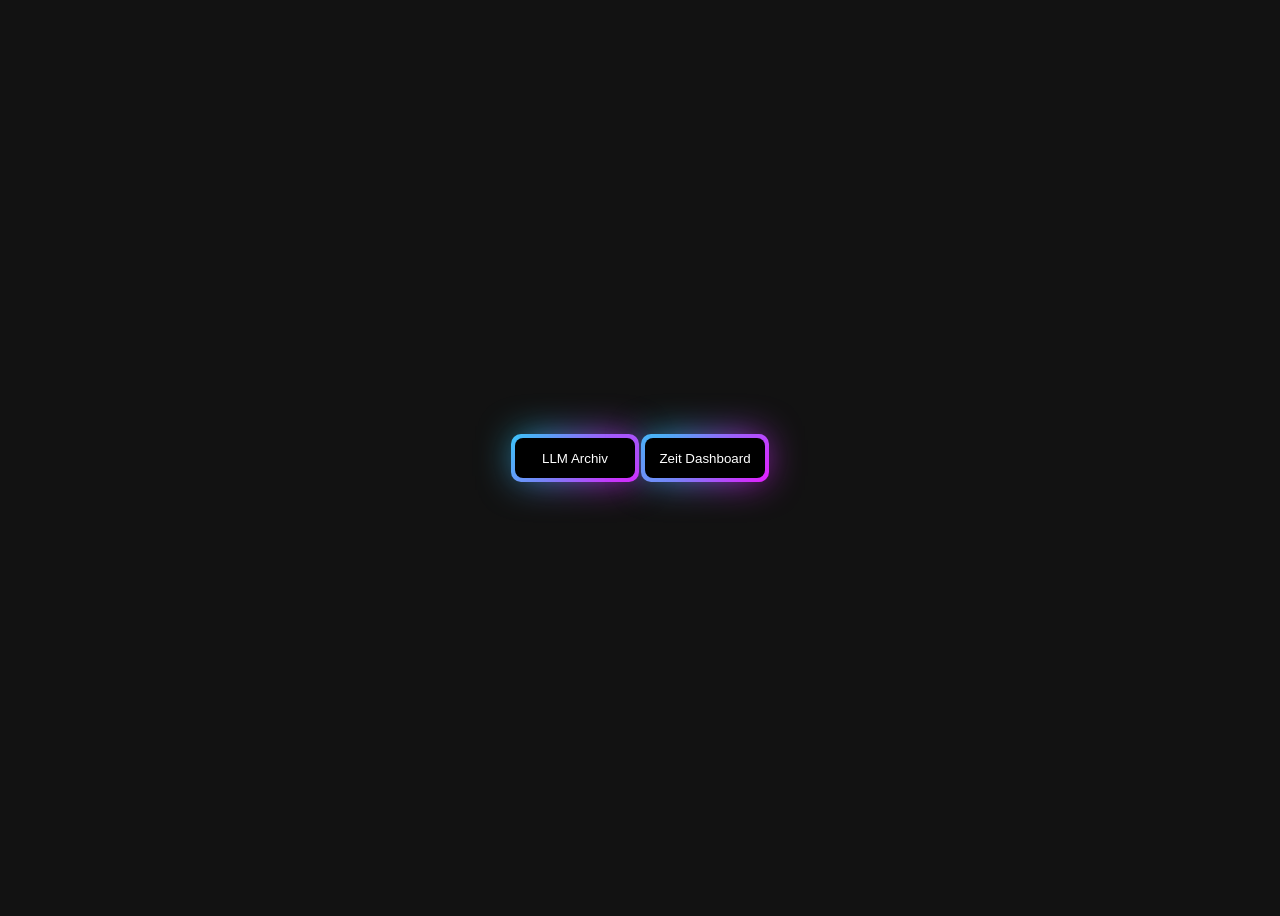
<file: index.html>
<!DOCTYPE html>
<html lang="de">
  <head>
    <meta charset="utf-8"/>
    <meta name="viewport" content="width=device-width,initial-scale=1" />
    <title>Platform</title>
    <meta name="color-scheme" content="dark" />
  </head>

  <body>


    <style>
      .container {
        display: flex;
        justify-content: center; 
        align-items: center;     
        height: 100vh;          
        gap: 10px;               
      }
      .button {
        position: relative;
        width: 120px;
        height: 40px;
        background-color: #000;
        display: flex;
        align-items: center;
        color: white;
        flex-direction: column;
        justify-content: center;
        border: none;
        padding: 12px;
        gap: 12px;
        border-radius: 8px;
        cursor: pointer;
      }
      .button::before {
        content: '';
        position: absolute;
        inset: 0;
        left: -4px;
        top: -1px;
        margin: auto;
        width: 128px;
        height: 48px;
        border-radius: 10px;
        background: linear-gradient(-45deg, #e81cff 0%, #40c9ff 100% );
        z-index: -10;
        pointer-events: none;
        transition: all 0.6s cubic-bezier(0.175, 0.885, 0.32, 1.275);
      }
      .button::after {
        content: "";
        z-index: -1;
        position: absolute;
        inset: 0;
        background: linear-gradient(-45deg, #fc00ff 0%, #00dbde 100% );
        transform: translate3d(0, 0, 0) scale(0.95);
        filter: blur(20px);
      }
      .button:hover::after {
        filter: blur(30px);
      }

      .button:hover::before {
        transform: rotate(-180deg);
      }

      .button:active::before {
        scale: 0.7;
      }
    </style>
    <div class="container">
      <button onclick="window.location.href='llm-archive/index.html'" class="button">LLM Archiv</button>
      <button onclick="window.location.href='zeit-dashboard.html'" class="button">Zeit Dashboard</button>
    </div>
        
  </body>
</file>
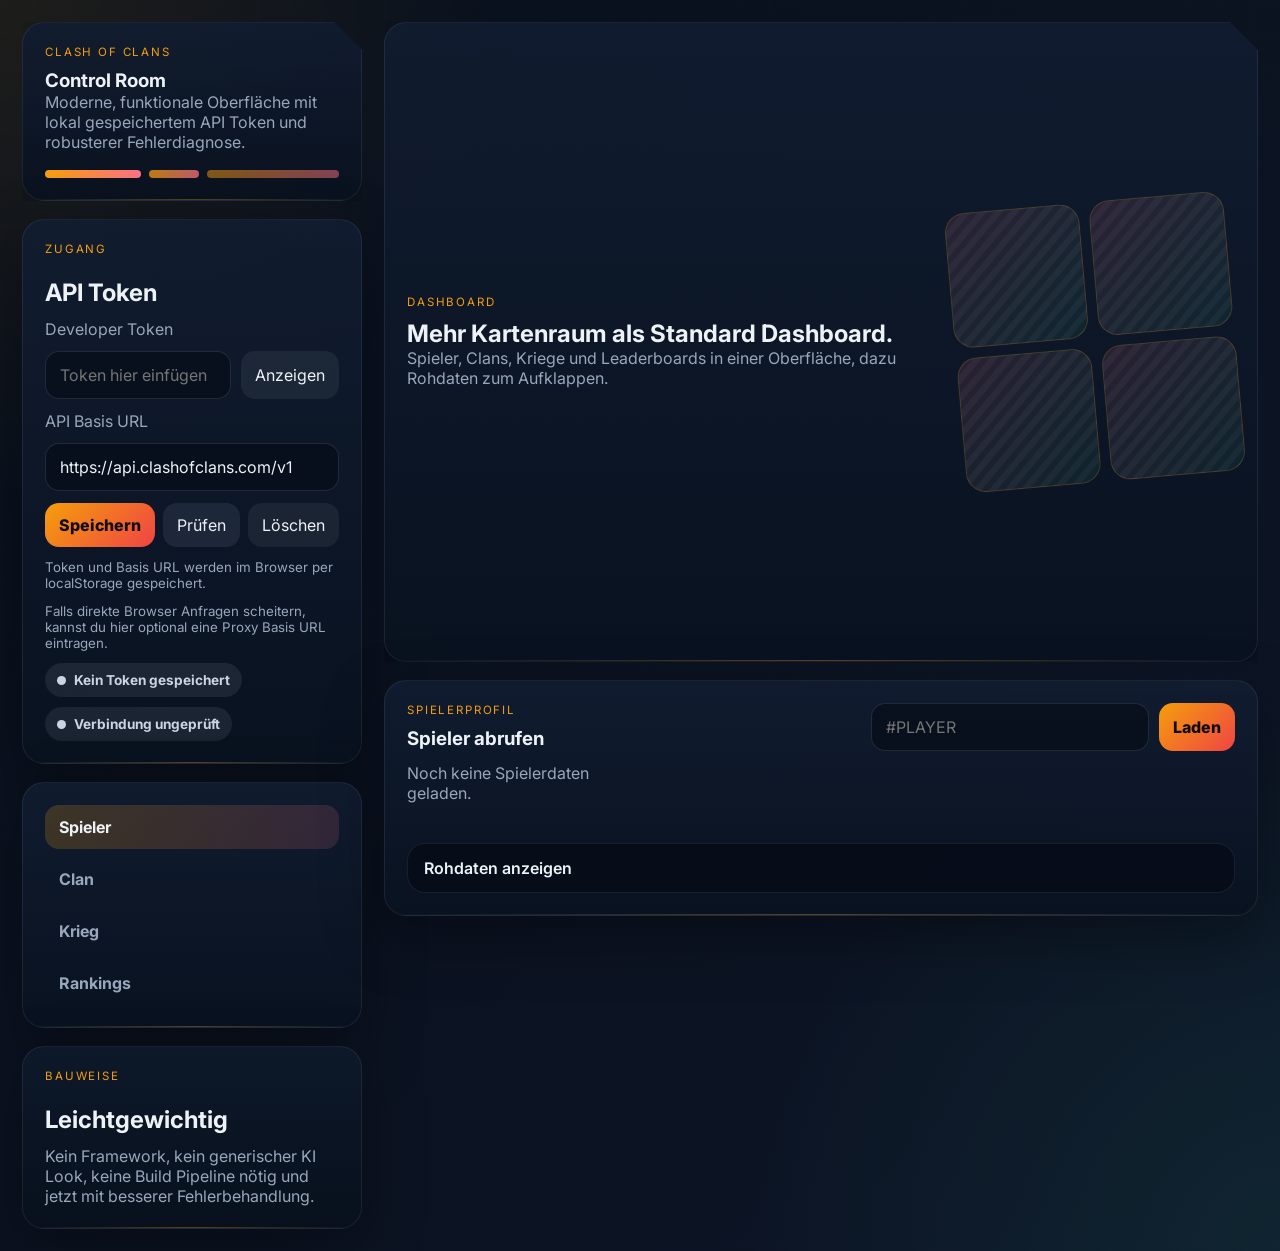
<file: coc-dashboard/index.html>
<!doctype html>
<html lang="de">
<head>
  <meta charset="UTF-8" />
  <meta name="viewport" content="width=device-width, initial-scale=1.0" />
  <title>Clash Control Room</title>
  <link rel="preconnect" href="https://fonts.googleapis.com">
  <link rel="preconnect" href="https://fonts.gstatic.com" crossorigin>
  <link href="https://fonts.googleapis.com/css2?family=Inter:wght@400;500;600;700;800&display=swap" rel="stylesheet">
  <link rel="stylesheet" href="styles.css" />
</head>
<body>
  <div class="shell">
    <aside class="sidebar">
      <section class="panel cut brand">
        <div class="eyebrow">Clash of Clans</div>
        <h1>Control Room</h1>
        <p>Moderne, funktionale Oberfläche mit lokal gespeichertem API Token und robusterer Fehlerdiagnose.</p>
        <div class="stripes"><span></span><span></span><span></span></div>
      </section>

      <section class="panel block">
        <div class="eyebrow">Zugang</div>
        <h2>API Token</h2>
        <label for="tokenInput">Developer Token</label>
        <div class="row split-row">
          <input id="tokenInput" type="password" placeholder="Token hier einfügen" autocomplete="off">
          <button id="toggleTokenBtn" class="btn ghost" type="button">Anzeigen</button>
        </div>

        <label for="apiBaseInput">API Basis URL</label>
        <input id="apiBaseInput" type="text" placeholder="https://api.clashofclans.com/v1" autocomplete="off">

        <div class="row compact action-grid">
          <button id="saveTokenBtn" class="btn primary" type="button">Speichern</button>
          <button id="validateTokenBtn" class="btn secondary" type="button">Prüfen</button>
          <button id="clearTokenBtn" class="btn ghost" type="button">Löschen</button>
        </div>

        <small>Token und Basis URL werden im Browser per localStorage gespeichert.</small>
        <small>Falls direkte Browser Anfragen scheitern, kannst du hier optional eine Proxy Basis URL eintragen.</small>

        <div class="status-stack">
          <div id="tokenStatus" class="pill neutral">Kein Token gespeichert</div>
          <div id="connectionStatus" class="pill neutral">Verbindung ungeprüft</div>
        </div>
      </section>

      <nav class="panel nav">
        <button class="tab active" data-target="playerPanel" type="button">Spieler</button>
        <button class="tab" data-target="clanPanel" type="button">Clan</button>
        <button class="tab" data-target="warPanel" type="button">Krieg</button>
        <button class="tab" data-target="rankingsPanel" type="button">Rankings</button>
      </nav>

      <section class="panel block note">
        <div class="eyebrow">Bauweise</div>
        <h2>Leichtgewichtig</h2>
        <p>Kein Framework, kein generischer KI Look, keine Build Pipeline nötig und jetzt mit besserer Fehlerbehandlung.</p>
      </section>
    </aside>

    <main class="main">
      <header class="panel cut hero">
        <div>
          <div class="eyebrow">Dashboard</div>
          <h2>Mehr Kartenraum als Standard Dashboard.</h2>
          <p>Spieler, Clans, Kriege und Leaderboards in einer Oberfläche, dazu Rohdaten zum Aufklappen.</p>
        </div>
        <div class="hero-grid" aria-hidden="true"><span></span><span></span><span></span><span></span></div>
      </header>

      <div id="globalMessage" class="message hidden"></div>

      <section id="playerPanel" class="content active">
        <div class="panel block">
          <div class="toolbar">
            <div><div class="eyebrow">Spielerprofil</div><h3>Spieler abrufen</h3></div>
            <form id="playerForm" class="row formrow"><input id="playerTagInput" type="text" placeholder="#PLAYER"><button class="btn primary" type="submit">Laden</button></form>
          </div>
          <div id="playerSummary" class="grid empty">Noch keine Spielerdaten geladen.</div>
          <div id="playerDetails"></div>
          <details class="json"><summary>Rohdaten anzeigen</summary><pre id="playerJson">{}</pre></details>
        </div>
      </section>

      <section id="clanPanel" class="content">
        <div class="panel block">
          <div class="toolbar">
            <div><div class="eyebrow">Clanprofil</div><h3>Clan und Mitglieder</h3></div>
            <form id="clanForm" class="row formrow"><input id="clanTagInput" type="text" placeholder="#CLAN"><button class="btn primary" type="submit">Laden</button></form>
          </div>
          <div id="clanSummary" class="grid empty">Noch keine Claninfos geladen.</div>
          <div id="clanMembers"></div>
          <details class="json"><summary>Clan Rohdaten</summary><pre id="clanJson">{}</pre></details>
          <details class="json"><summary>Mitglieder Rohdaten</summary><pre id="membersJson">[]</pre></details>
        </div>
      </section>

      <section id="warPanel" class="content">
        <div class="panel block">
          <div class="toolbar">
            <div><div class="eyebrow">Kriegszentrale</div><h3>Current War und CWL Gruppe</h3></div>
            <form id="warForm" class="row formrow"><input id="warClanTagInput" type="text" placeholder="#CLAN"><button class="btn primary" type="submit">Laden</button></form>
          </div>
          <div id="warSummary" class="grid empty">Noch keine Kriegsdaten geladen.</div>
          <div id="warRoster"></div>
          <details class="json"><summary>Current War Rohdaten</summary><pre id="warJson">{}</pre></details>
          <details class="json"><summary>CWL Gruppe Rohdaten</summary><pre id="leagueGroupJson">{}</pre></details>
        </div>
      </section>

      <section id="rankingsPanel" class="content">
        <div class="panel block">
          <div class="toolbar">
            <div><div class="eyebrow">Leaderboards</div><h3>Standorte und Rankings</h3></div>
            <div class="row formrow">
              <select id="locationSelect"></select>
              <button id="loadRankingsBtn" class="btn primary" type="button">Laden</button>
            </div>
          </div>
          <div class="dual">
            <section class="sub"><h4>Spieler Ranking</h4><div id="playerRankings" class="empty">Noch keine Rankingdaten geladen.</div></section>
            <section class="sub"><h4>Clan Ranking</h4><div id="clanRankings" class="empty">Noch keine Rankingdaten geladen.</div></section>
          </div>
          <details class="json"><summary>Locations Rohdaten</summary><pre id="locationsJson">[]</pre></details>
          <details class="json"><summary>Player Rankings Rohdaten</summary><pre id="playerRankingsJson">[]</pre></details>
          <details class="json"><summary>Clan Rankings Rohdaten</summary><pre id="clanRankingsJson">[]</pre></details>
        </div>
      </section>
    </main>
  </div>
  <script src="app.js"></script>
</body>
</html>
</file>
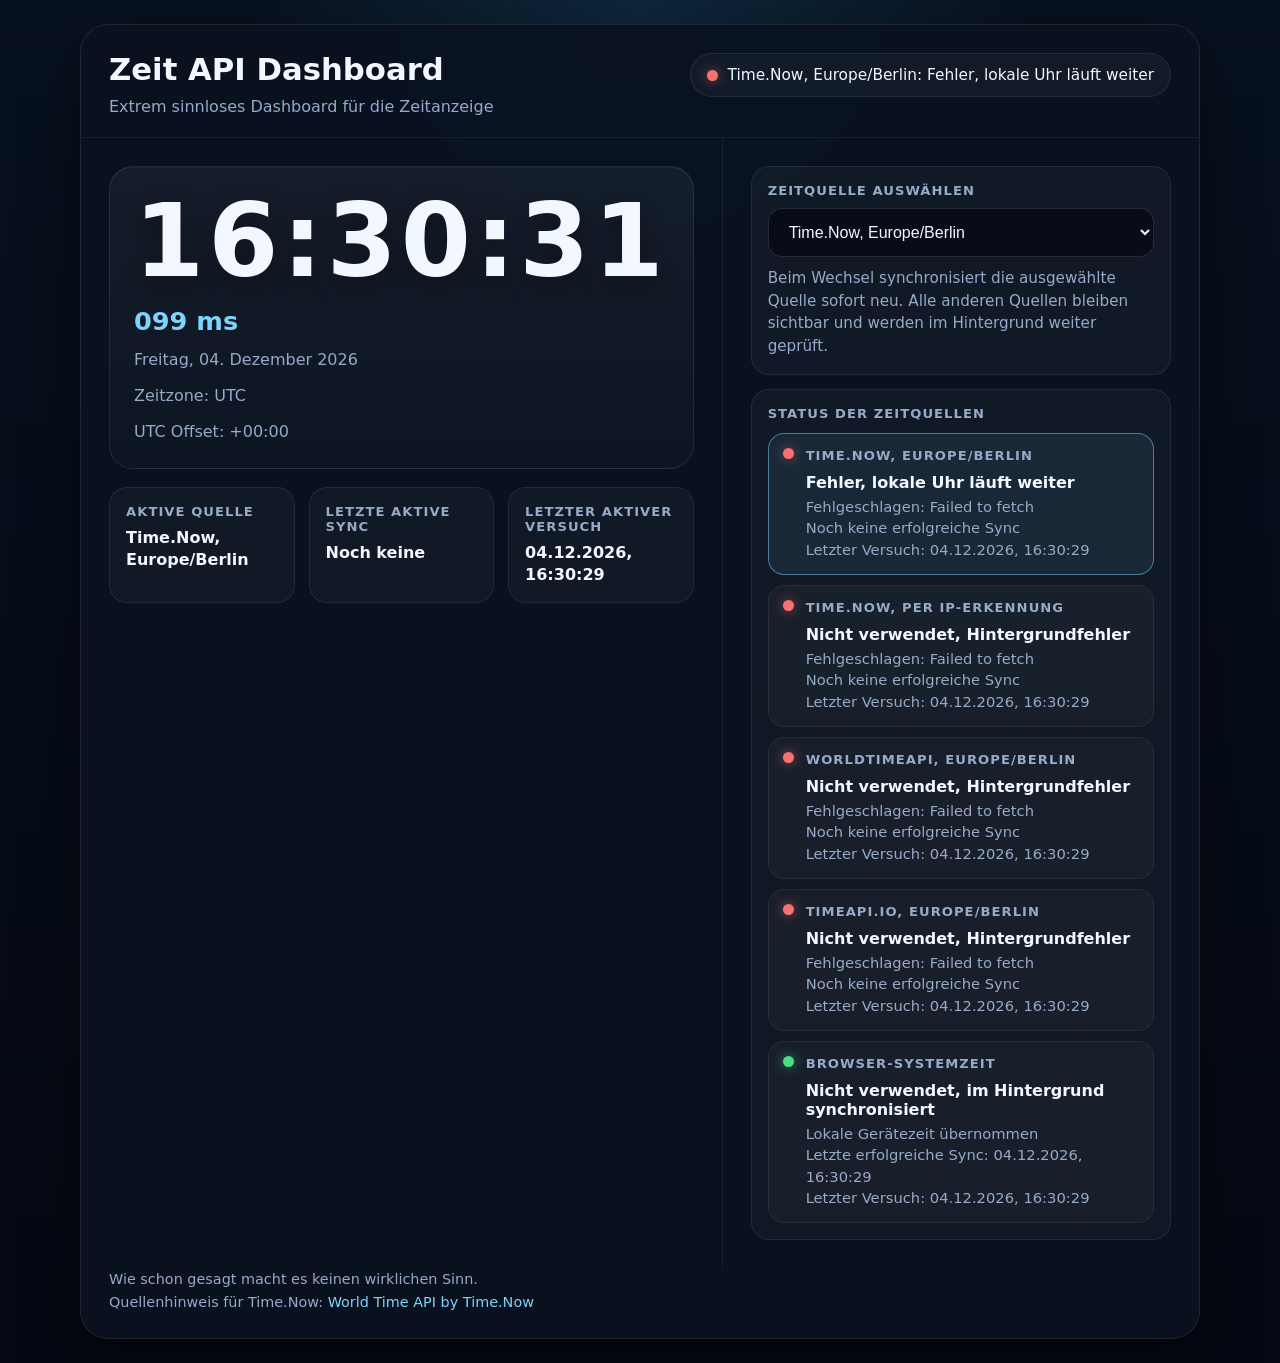
<file: flipclock-atomuhr-mobile-optimiert.html>
<!DOCTYPE html>
<html lang="de">
<head>
  <meta charset="UTF-8" />
  <meta name="viewport" content="width=device-width, initial-scale=1.0" />
  <title>Zeit Dashboard</title>
   <meta name="color-scheme" content="dark" />
  <style>
    :root {
      --bg: #07111f;
      --panel: rgba(10, 18, 32, 0.92);
      --panel-border: rgba(255,255,255,0.09);
      --text: #f3f7ff;
      --muted: #96aac9;
      --accent: #7dd3fc;
      --accent-2: #38bdf8;
      --ok: #4ade80;
      --warn: #fbbf24;
      --err: #f87171;
      --idle: #64748b;
      --shadow: rgba(0, 0, 0, 0.4);
    }

    * { box-sizing: border-box; }

    html, body {
      margin: 0;
      min-height: 100%;
      font-family: Inter, ui-sans-serif, system-ui, -apple-system, BlinkMacSystemFont, "Segoe UI", sans-serif;
      color: var(--text);
      background:
        radial-gradient(circle at top, rgba(56, 189, 248, 0.13), transparent 26%),
        linear-gradient(180deg, #08111f 0%, #040812 100%);
    }

    body {
      display: grid;
      place-items: center;
      padding: 24px;
    }

    .app {
      width: min(1120px, 100%);
      background: var(--panel);
      border: 1px solid var(--panel-border);
      border-radius: 28px;
      box-shadow: 0 24px 60px var(--shadow);
      overflow: hidden;
      backdrop-filter: blur(10px);
    }

    .hero {
      padding: 28px 28px 18px;
      border-bottom: 1px solid rgba(255,255,255,0.06);
    }

    .hero-top {
      display: flex;
      gap: 16px;
      justify-content: space-between;
      align-items: flex-start;
      flex-wrap: wrap;
    }

    .title-wrap h1 {
      margin: 0;
      font-size: clamp(1.5rem, 2.4vw, 2.2rem);
      line-height: 1.1;
    }

    .subtitle {
      margin: 8px 0 0;
      color: var(--muted);
      font-size: 1rem;
      line-height: 1.5;
      max-width: 66ch;
    }

    .sync-pill {
      display: inline-flex;
      align-items: center;
      gap: 10px;
      padding: 12px 16px;
      border-radius: 999px;
      background: rgba(255,255,255,0.04);
      border: 1px solid rgba(255,255,255,0.08);
      color: var(--text);
      font-size: 0.96rem;
      white-space: nowrap;
    }

    .dot {
      width: 11px;
      height: 11px;
      border-radius: 50%;
      display: inline-block;
      background: var(--idle);
      box-shadow: 0 0 0 4px rgba(255,255,255,0.04);
      flex: 0 0 auto;
    }

    .dot.ok { background: var(--ok); box-shadow: 0 0 12px rgba(74, 222, 128, 0.55); }
    .dot.warn { background: var(--warn); box-shadow: 0 0 12px rgba(251, 191, 36, 0.55); }
    .dot.err { background: var(--err); box-shadow: 0 0 12px rgba(248, 113, 113, 0.55); }
    .dot.idle { background: var(--idle); }

    .content {
      display: grid;
      grid-template-columns: 1.32fr 0.98fr;
      gap: 0;
    }

    .clock-panel,
    .side-panel {
      padding: 28px;
    }

    .clock-panel {
      border-right: 1px solid rgba(255,255,255,0.06);
    }

    .clock-face {
      border-radius: 24px;
      padding: 24px;
      background: linear-gradient(180deg, rgba(255,255,255,0.05), rgba(255,255,255,0.02));
      border: 1px solid rgba(255,255,255,0.08);
      box-shadow: inset 0 1px 0 rgba(255,255,255,0.04);
    }

    .time {
      font-size: clamp(2.7rem, 10vw, 6.3rem);
      font-weight: 800;
      line-height: 1;
      letter-spacing: 0.04em;
      font-variant-numeric: tabular-nums;
      font-feature-settings: "tnum" 1;
      text-shadow: 0 10px 24px rgba(0,0,0,0.3);
    }

    .milliseconds {
      margin-top: 14px;
      color: var(--accent);
      font-size: clamp(1.15rem, 3vw, 1.6rem);
      font-weight: 700;
      font-variant-numeric: tabular-nums;
      font-feature-settings: "tnum" 1;
    }

    .date-line,
    .zone-line,
    .offset-line {
      margin-top: 12px;
      color: var(--muted);
      font-size: 1rem;
      line-height: 1.5;
    }

    .meta-grid {
      display: grid;
      grid-template-columns: repeat(3, minmax(0, 1fr));
      gap: 14px;
      margin-top: 18px;
    }

    .meta-card,
    .panel-card {
      background: rgba(255,255,255,0.035);
      border: 1px solid rgba(255,255,255,0.07);
      border-radius: 18px;
      padding: 16px;
    }

    .meta-label,
    .panel-title,
    .provider-name,
    .select-label {
      color: var(--muted);
      font-size: 0.82rem;
      letter-spacing: 0.08em;
      text-transform: uppercase;
      font-weight: 700;
    }

    .meta-value {
      margin-top: 8px;
      font-size: 1rem;
      font-weight: 700;
      line-height: 1.4;
    }

    .stack {
      display: grid;
      gap: 14px;
    }

    .api-select {
      margin-top: 10px;
      width: 100%;
      border-radius: 14px;
      border: 1px solid rgba(255,255,255,0.12);
      background: rgba(7, 12, 24, 0.9);
      color: var(--text);
      padding: 14px 16px;
      font-size: 1rem;
      outline: none;
    }

    .helper {
      margin-top: 10px;
      color: var(--muted);
      font-size: 0.95rem;
      line-height: 1.5;
    }

    .providers {
      display: grid;
      gap: 10px;
      margin-top: 12px;
    }

    .provider-row {
      display: grid;
      grid-template-columns: auto 1fr;
      gap: 12px;
      align-items: start;
      padding: 14px;
      border-radius: 16px;
      background: rgba(255,255,255,0.03);
      border: 1px solid rgba(255,255,255,0.06);
    }

    .provider-row.active {
      border-color: rgba(125,211,252,0.5);
      background: rgba(125,211,252,0.08);
    }

    .provider-main {
      display: flex;
      flex-wrap: wrap;
      align-items: baseline;
      gap: 10px;
    }

    .provider-status {
      color: var(--text);
      font-weight: 600;
    }

    .provider-detail {
      margin-top: 4px;
      color: var(--muted);
      font-size: 0.92rem;
      line-height: 1.45;
    }

    .footer {
      padding: 0 28px 24px;
      color: var(--muted);
      font-size: 0.9rem;
      line-height: 1.6;
    }

    .footer a {
      color: var(--accent);
      text-decoration: none;
    }

    .footer a:hover {
      text-decoration: underline;
    }

    @media (max-width: 920px) {
      .content { grid-template-columns: 1fr; }
      .clock-panel { border-right: 0; border-bottom: 1px solid rgba(255,255,255,0.06); }
      .meta-grid { grid-template-columns: 1fr; }
    }

    @media (max-width: 640px) {
      body { padding: 14px; }
      .hero, .clock-panel, .side-panel, .footer { padding-left: 18px; padding-right: 18px; }
      .clock-face { padding: 18px; }
      .sync-pill { width: 100%; justify-content: center; white-space: normal; }
    }
  </style>
</head>
<body>
  <main class="app">
    <section class="hero">
      <div class="hero-top">
        <div class="title-wrap">
          <h1>Zeit API Dashboard</h1>
          <p class="subtitle">Extrem sinnloses Dashboard für die Zeitanzeige</p>
        </div>
        <div class="sync-pill" id="globalSyncPill">
          <span class="dot idle" id="globalSyncDot"></span>
          <span id="globalSyncText">Initialisiere Zeitquellen...</span>
        </div>
      </div>
    </section>

    <section class="content">
      <div class="clock-panel">
        <div class="clock-face">
          <div class="time" id="timeText">00:00:00</div>
          <div class="milliseconds" id="millisecondsText">000 ms</div>
          <div class="date-line" id="dateText">Lade Datum...</div>
          <div class="zone-line" id="zoneText">Zeitzone: Europe/Berlin</div>
          <div class="offset-line" id="offsetText">UTC Offset: wird ermittelt...</div>
        </div>

        <div class="meta-grid">
          <div class="meta-card">
            <div class="meta-label">Aktive Quelle</div>
            <div class="meta-value" id="activeSourceText">Wird geladen...</div>
          </div>
          <div class="meta-card">
            <div class="meta-label">Letzte aktive Sync</div>
            <div class="meta-value" id="lastSuccessText">Noch keine</div>
          </div>
          <div class="meta-card">
            <div class="meta-label">Letzter aktiver Versuch</div>
            <div class="meta-value" id="lastAttemptText">Noch keiner</div>
          </div>
        </div>
      </div>

      <aside class="side-panel">
        <div class="stack">
          <section class="panel-card">
            <div class="select-label">Zeitquelle auswählen</div>
            <select id="providerSelect" class="api-select" aria-label="Zeitquelle auswählen"></select>
            <div class="helper">Beim Wechsel synchronisiert die ausgewählte Quelle sofort neu. Alle anderen Quellen bleiben sichtbar und werden im Hintergrund weiter geprüft.</div>
          </section>

          <section class="panel-card">
            <div class="panel-title">Status der Zeitquellen</div>
            <div class="providers" id="providersList"></div>
          </section>
        </div>
      </aside>
    </section>

    <div class="footer">
      Wie schon gesagt macht es keinen wirklichen Sinn.<br>
      Quellenhinweis für Time.Now: <a href="https://time.now" target="_blank" rel="noopener noreferrer">World Time API by Time.Now</a>
    </div>
  </main>

  <script>
    const timezone = 'Europe/Berlin';

    function toOffsetString(totalMinutes) {
      const sign = totalMinutes >= 0 ? '+' : '-';
      const abs = Math.abs(totalMinutes);
      const hh = String(Math.floor(abs / 60)).padStart(2, '0');
      const mm = String(abs % 60).padStart(2, '0');
      return `${sign}${hh}:${mm}`;
    }

    function browserTimePayload(label = 'Lokale Gerätezeit übernommen') {
      const now = new Date();
      const tz = Intl.DateTimeFormat().resolvedOptions().timeZone || timezone;
      const offsetMinutes = -now.getTimezoneOffset();
      return {
        epochMs: now.getTime(),
        timezone: tz,
        utcOffset: toOffsetString(offsetMinutes),
        rawLabel: label
      };
    }

    function normalizeTimeResponse(data, fallbackLabel) {
      if (!data || typeof data !== 'object') {
        throw new Error('Leere oder ungültige Antwort');
      }

      const iso = data.datetime || data.dateTime || data.currentDateTime || data.utc_datetime;
      let epochMs = Number.isFinite(data.epochMs) ? data.epochMs : null;

      if (!epochMs && typeof data.unixtime === 'number') epochMs = data.unixtime * 1000;
      if (!epochMs && typeof data.unixTime === 'number') epochMs = data.unixTime * 1000;
      if (!epochMs && typeof data.currentFileTime === 'number') epochMs = Math.floor((data.currentFileTime / 10000) - 11644473600000);
      if (!epochMs && iso) epochMs = new Date(iso).getTime();

      if (!Number.isFinite(epochMs)) {
        throw new Error('Zeitstempel konnte nicht gelesen werden');
      }

      let tz = data.timezone || data.timeZone || data.timeZoneName || timezone;
      if (tz === 'local') tz = timezone;

      let utcOffset = data.utc_offset || data.utcOffset || null;
      if (!utcOffset && typeof data.gmtOffset === 'number') {
        utcOffset = toOffsetString(Math.round(data.gmtOffset / 60));
      }
      if (!utcOffset && typeof data.raw_offset === 'number') {
        utcOffset = toOffsetString(Math.round(data.raw_offset / 60));
      }
      if (!utcOffset && iso) {
        const match = String(iso).match(/([+-]\d{2}:\d{2}|Z)$/);
        utcOffset = match ? (match[1] === 'Z' ? '+00:00' : match[1]) : 'unbekannt';
      }

      return {
        epochMs,
        timezone: tz,
        utcOffset: utcOffset || 'unbekannt',
        rawLabel: fallbackLabel
      };
    }

    async function fetchJson(url) {
      const response = await fetch(url, {
        cache: 'no-store',
        headers: { 'Accept': 'application/json' }
      });
      if (!response.ok) throw new Error(`HTTP ${response.status}`);
      return response.json();
    }

    const providers = [
      {
        id: 'time-now-berlin',
        label: 'Time.Now, Europe/Berlin',
        description: 'Feste Berlin-Zeitzone über Time.Now.',
        async fetchTime() {
          const data = await fetchJson(`https://time.now/developer/api/timezone/${timezone}`);
          return normalizeTimeResponse(data, 'Time.Now hat Europe/Berlin geliefert');
        }
      },
      {
        id: 'time-now-ip',
        label: 'Time.Now, per IP-Erkennung',
        description: 'Automatische Zeitzone über Time.Now und öffentliche IP.',
        async fetchTime() {
          const data = await fetchJson('https://time.now/developer/api/ip');
          return normalizeTimeResponse(data, 'Time.Now hat per IP synchronisiert');
        }
      },
      {
        id: 'worldtimeapi-berlin',
        label: 'WorldTimeAPI, Europe/Berlin',
        description: 'Feste Berlin-Zeitzone über WorldTimeAPI.',
        async fetchTime() {
          const data = await fetchJson(`https://worldtimeapi.org/api/timezone/${timezone}`);
          return normalizeTimeResponse(data, 'WorldTimeAPI hat Europe/Berlin geliefert');
        }
      },
      {
        id: 'timeapiio-berlin',
        label: 'TimeAPI.io, Europe/Berlin',
        description: 'Feste Berlin-Zeitzone über TimeAPI.io.',
        async fetchTime() {
          const data = await fetchJson(`https://timeapi.io/api/Time/current/zone?timeZone=${encodeURIComponent(timezone)}`);
          return normalizeTimeResponse(data, 'TimeAPI.io hat Europe/Berlin geliefert');
        }
      },
      {
        id: 'browser-local',
        label: 'Browser-Systemzeit',
        description: 'Kein externer Request. Nutzt die lokale Gerätezeit als Fallback.',
        async fetchTime() {
          return browserTimePayload();
        }
      }
    ];

    const state = {
      activeProviderId: providers[0].id,
      syncedBaseMs: Date.now(),
      perfBaseMs: performance.now(),
      currentTimezone: timezone,
      currentUtcOffset: 'unbekannt',
      activeSyncIntervalMs: 30000,
      passiveSyncIntervalMs: 45000,
      renderIntervalMs: 33,
      renderTimer: null,
      activeSyncTimer: null,
      passiveSyncTimer: null,
      providerStatus: Object.fromEntries(providers.map(provider => [provider.id, {
        healthState: 'idle',
        text: provider.id === providers[0].id ? 'Wird verbunden...' : 'Nicht verwendet',
        detail: provider.description,
        lastSuccess: null,
        lastAttempt: null,
        backgroundHealthy: false,
        syncSource: null,
        lastError: null
      }]))
    };

    const timeText = document.getElementById('timeText');
    const millisecondsText = document.getElementById('millisecondsText');
    const dateText = document.getElementById('dateText');
    const zoneText = document.getElementById('zoneText');
    const offsetText = document.getElementById('offsetText');
    const activeSourceText = document.getElementById('activeSourceText');
    const lastSuccessText = document.getElementById('lastSuccessText');
    const lastAttemptText = document.getElementById('lastAttemptText');
    const providerSelect = document.getElementById('providerSelect');
    const providersList = document.getElementById('providersList');
    const globalSyncDot = document.getElementById('globalSyncDot');
    const globalSyncText = document.getElementById('globalSyncText');

    function pad(value, length = 2) {
      return String(value).padStart(length, '0');
    }

    function formatDate(date, tz) {
      return new Intl.DateTimeFormat('de-DE', {
        weekday: 'long',
        year: 'numeric',
        month: 'long',
        day: '2-digit',
        timeZone: tz
      }).format(date);
    }

    function formatDateTime(date) {
      return new Intl.DateTimeFormat('de-DE', {
        dateStyle: 'medium',
        timeStyle: 'medium'
      }).format(date);
    }

    function getEstimatedNow() {
      return new Date(state.syncedBaseMs + (performance.now() - state.perfBaseMs));
    }

    function renderClock() {
      const now = getEstimatedNow();
      timeText.textContent = `${pad(now.getHours())}:${pad(now.getMinutes())}:${pad(now.getSeconds())}`;
      millisecondsText.textContent = `${pad(now.getMilliseconds(), 3)} ms`;
      dateText.textContent = formatDate(now, state.currentTimezone);
      zoneText.textContent = `Zeitzone: ${state.currentTimezone}`;
      offsetText.textContent = `UTC Offset: ${state.currentUtcOffset}`;
    }

    function getProviderById(providerId) {
      return providers.find(provider => provider.id === providerId);
    }

    function updateDerivedProviderText(providerId) {
      const provider = getProviderById(providerId);
      const entry = state.providerStatus[providerId];
      const isActive = providerId === state.activeProviderId;

      if (entry.healthState === 'warn') {
        entry.text = isActive ? 'Synchronisiere gerade...' : 'Prüfe im Hintergrund...';
        return;
      }

      if (isActive) {
        if (entry.healthState === 'ok') entry.text = 'Synchronisiert';
        else if (entry.healthState === 'err') entry.text = 'Fehler, lokale Uhr läuft weiter';
        else entry.text = 'Wird verbunden...';
        return;
      }

      if (entry.backgroundHealthy) {
        entry.text = 'Nicht verwendet, im Hintergrund synchronisiert';
      } else if (entry.healthState === 'err') {
        entry.text = 'Nicht verwendet, Hintergrundfehler';
      } else {
        entry.text = 'Nicht verwendet';
      }
    }

    function renderGlobalStatus() {
      const entry = state.providerStatus[state.activeProviderId];
      globalSyncDot.className = `dot ${entry.healthState}`;
      globalSyncText.textContent = `${getProviderById(state.activeProviderId).label}: ${entry.text}`;
      activeSourceText.textContent = getProviderById(state.activeProviderId).label;
      lastSuccessText.textContent = entry.lastSuccess ? formatDateTime(entry.lastSuccess) : 'Noch keine';
      lastAttemptText.textContent = entry.lastAttempt ? formatDateTime(entry.lastAttempt) : 'Noch keiner';
    }

    function renderProviders() {
      providersList.innerHTML = providers.map(provider => {
        const entry = state.providerStatus[provider.id];
        const activeClass = provider.id === state.activeProviderId ? 'active' : '';
        const lastSuccess = entry.lastSuccess ? `Letzte erfolgreiche Sync: ${formatDateTime(entry.lastSuccess)}` : 'Noch keine erfolgreiche Sync';
        const lastAttempt = entry.lastAttempt ? `Letzter Versuch: ${formatDateTime(entry.lastAttempt)}` : 'Noch kein Versuch';
        return `
          <div class="provider-row ${activeClass}">
            <span class="dot ${entry.healthState}"></span>
            <div>
              <div class="provider-main">
                <span class="provider-name">${provider.label}</span>
                <span class="provider-status">${entry.text}</span>
              </div>
              <div class="provider-detail">${entry.detail}<br>${lastSuccess}<br>${lastAttempt}</div>
            </div>
          </div>
        `;
      }).join('');
    }

    function refreshUi() {
      providers.forEach(provider => updateDerivedProviderText(provider.id));
      renderProviders();
      renderGlobalStatus();
    }

    async function runProviderSync(providerId, mode = 'background') {
      const provider = getProviderById(providerId);
      const entry = state.providerStatus[providerId];
      entry.lastAttempt = new Date();
      entry.syncSource = mode;
      entry.lastError = null;
      entry.healthState = 'warn';
      entry.detail = mode === 'active'
        ? `${provider.description} Aktive Quelle wird neu synchronisiert.`
        : `${provider.description} Läuft als Hintergrundprüfung.`;
      refreshUi();

      try {
        const result = await provider.fetchTime();
        entry.lastSuccess = new Date();
        entry.backgroundHealthy = true;
        entry.healthState = 'ok';
        entry.detail = `${result.rawLabel || provider.description}`;

        if (mode === 'active') {
          state.syncedBaseMs = result.epochMs;
          state.perfBaseMs = performance.now();
          state.currentTimezone = result.timezone || timezone;
          state.currentUtcOffset = result.utcOffset || 'unbekannt';
          renderClock();
        }
      } catch (error) {
        entry.lastError = error;
        entry.backgroundHealthy = false;
        entry.healthState = 'err';
        entry.detail = `Fehlgeschlagen: ${error.message}`;

        if (mode === 'active') {
          const fallback = browserTimePayload('Aktive API fehlgeschlagen, lokale Gerätezeit übernommen');
          state.syncedBaseMs = fallback.epochMs;
          state.perfBaseMs = performance.now();
          state.currentTimezone = fallback.timezone;
          state.currentUtcOffset = fallback.utcOffset;
          renderClock();
        }

        console.error(`Synchronisierung fehlgeschlagen für ${provider.label}:`, error);
      }

      refreshUi();
    }

    async function syncActiveProvider() {
      await runProviderSync(state.activeProviderId, 'active');
    }

    async function syncPassiveProviders() {
      const passiveIds = providers
        .map(provider => provider.id)
        .filter(providerId => providerId !== state.activeProviderId);

      await Promise.allSettled(passiveIds.map(providerId => runProviderSync(providerId, 'background')));
    }

    function rebuildProviderSelect() {
      providerSelect.innerHTML = providers.map(provider => `
        <option value="${provider.id}">${provider.label}</option>
      `).join('');
      providerSelect.value = state.activeProviderId;
    }

    function restartTimers() {
      if (state.activeSyncTimer) clearInterval(state.activeSyncTimer);
      if (state.passiveSyncTimer) clearInterval(state.passiveSyncTimer);

      state.activeSyncTimer = setInterval(syncActiveProvider, state.activeSyncIntervalMs);
      state.passiveSyncTimer = setInterval(syncPassiveProviders, state.passiveSyncIntervalMs);
    }

    async function activateProvider(providerId) {
      state.activeProviderId = providerId;
      providerSelect.value = providerId;
      refreshUi();
      await syncActiveProvider();
      await syncPassiveProviders();
      restartTimers();
    }

    async function start() {
      rebuildProviderSelect();
      refreshUi();
      renderClock();

      providerSelect.addEventListener('change', async event => {
        await activateProvider(event.target.value);
      });

      state.renderTimer = setInterval(renderClock, state.renderIntervalMs);
      await activateProvider(state.activeProviderId);
    }

    start();

    window.addEventListener('beforeunload', () => {
      if (state.renderTimer) clearInterval(state.renderTimer);
      if (state.activeSyncTimer) clearInterval(state.activeSyncTimer);
      if (state.passiveSyncTimer) clearInterval(state.passiveSyncTimer);
    });
  </script>
</body>
</html>
</file>
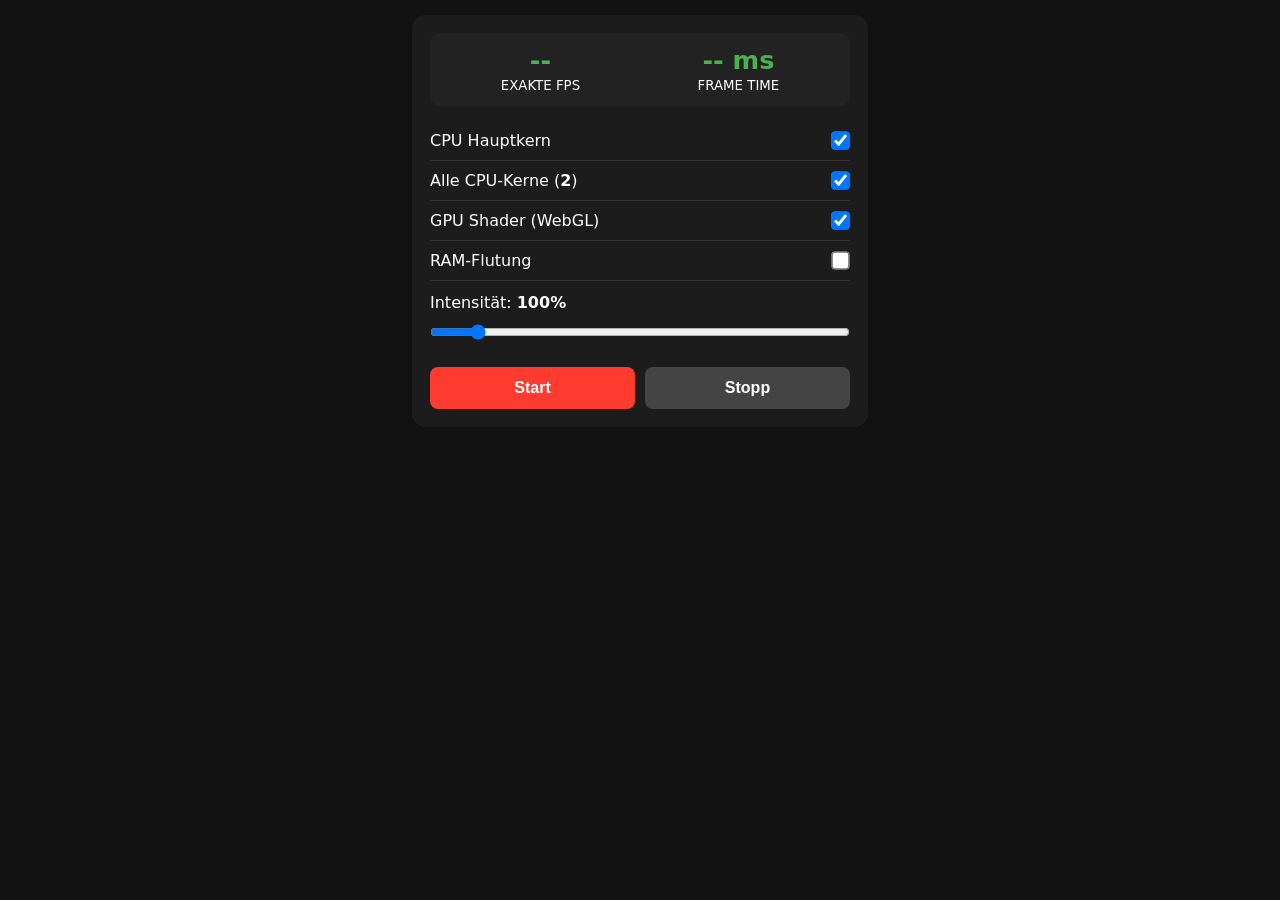
<file: WEB Hardware Test.html>
<!DOCTYPE html>
<html lang="de">
<head>
<meta charset="UTF-8">
<meta name="viewport" content="width=device-width,initial-scale=1,maximum-scale=1,user-scalable=no">
<title>iPad Stresstest</title>
<style>
  body { font-family: system-ui, sans-serif; background: #111; color: #fff; margin: 0; padding: 15px; display: flex; justify-content: center; }
  .box { background: rgba(30,30,30,.9); padding: 18px; border-radius: 14px; width: 100%; max-width: 420px; z-index: 2; }
  .metrics { display: flex; justify-content: space-around; background: #222; padding: 12px; border-radius: 10px; margin-bottom: 15px; text-align: center; }
  .val { font-size: 1.6rem; font-weight: bold; color: #4caf50; font-variant-numeric: tabular-nums; }
  .row { display: flex; justify-content: space-between; padding: 10px 0; border-bottom: 1px solid #333; }
  input[type=range] { width: 100%; margin: 12px 0; }
  input[type=checkbox] { transform: scale(1.4); }
  .btns { display: flex; gap: 10px; margin-top: 15px; }
  button { flex: 1; padding: 12px; font-weight: bold; border: 0; border-radius: 8px; color: #fff; font-size: 1rem; }
  canvas { position: fixed; inset: 0; width: 100vw; height: 100vh; z-index: 1; pointer-events: none; }
</style>
</head>
<body>
<canvas id="c"></canvas>
<div class="box">
  <div class="metrics">
    <div><div class="val" id="fps">--</div><small>EXAKTE FPS</small></div>
    <div><div class="val" id="ms">-- ms</div><small>FRAME TIME</small></div>
  </div>
  <div class="row"><span>CPU Hauptkern</span><input type="checkbox" id="cpu" checked></div>
  <div class="row"><span>Alle CPU-Kerne (<b id="cores"></b>)</span><input type="checkbox" id="mc" checked></div>
  <div class="row"><span>GPU Shader (WebGL)</span><input type="checkbox" id="gpu" checked></div>
  <div class="row"><span>RAM-Flutung</span><input type="checkbox" id="ram"></div>
  <div style="margin-top:12px">Intensität: <b><span id="ival">100</span>%</b>
    <input type="range" id="int" min="1" max="1000" value="100" oninput="upd()">
  </div>
  <div class="btns">
    <button style="background:#ff3b30" onclick="run()">Start</button>
    <button style="background:#444" onclick="halt()">Stopp</button>
  </div>
</div>

<script>
let active = false, id, workers = [], ram = [], last = 0;
const cores = navigator.hardwareConcurrency || 8;
document.getElementById('cores').innerText = cores;

const c = document.getElementById('c'), gl = c.getContext('webgl');
const vs = gl.createShader(gl.VERTEX_SHADER);
gl.shaderSource(vs, 'attribute vec4 p;void main(){gl_Position=p;}'); gl.compileShader(vs);
const fs = gl.createShader(gl.FRAGMENT_SHADER);
gl.shaderSource(fs, 'precision highp float;uniform float uI,uT;void main(){vec2 u=gl_FragCoord.xy/1e3;float v=0.;for(float i=0.;i<2e3;i++){if(i>=uI*2.)break;v+=sin(u.x*i+uT)*cos(u.y*i-uT);}gl_FragColor=vec4(sin(v),cos(v),.5,.4);}');
gl.compileShader(fs);
const prog = gl.createProgram();
gl.attachShader(prog, vs); gl.attachShader(prog, fs); gl.linkProgram(prog); gl.useProgram(prog);
gl.bindBuffer(gl.ARRAY_BUFFER, gl.createBuffer());
gl.bufferData(gl.ARRAY_BUFFER, new Float32Array([-1,-1,1,-1,-1,1,1,1]), gl.STATIC_DRAW);
const p = gl.getAttribLocation(prog, 'p'); gl.enableVertexAttribArray(p); gl.vertexAttribPointer(p, 2, gl.FLOAT, false, 0, 0);
const uI = gl.getUniformLocation(prog, 'uI'), uT = gl.getUniformLocation(prog, 'uT');

const wBlob = new Blob([`
  let run=0, r=[];
  onmessage = e => {
    if(e.data.c=='s'){ run=1; loop(e.data.i, e.data.r); }
    else if(e.data.c=='u'){ self.i=e.data.i; self.r=e.data.r; }
    else close();
  };
  function loop(i, rm){
    self.i=i; self.r=rm;
    (function step(){
      if(!run) return;
      for(let j=0, d=0; j<self.i*5e5; j++) d += Math.sqrt(j)*Math.tan(j);
      if(self.r) try { r.push(new Float64Array(5e4*self.i).fill(1)); } catch(e){}
      setTimeout(step, 0);
    })();
  }
`], {type: 'application/javascript'});
const wUrl = URL.createObjectURL(wBlob);

function upd() {
  const v = +document.getElementById('int').value;
  document.getElementById('ival').innerText = v;
  workers.forEach(w => w.postMessage({c:'u', i:v, r:document.getElementById('ram').checked}));
}

function run() {
  if(active) return;
  active = true; last = performance.now();
  c.width = innerWidth; c.height = innerHeight; gl.viewport(0, 0, c.width, c.height);
  if(document.getElementById('mc').checked) {
    for(let i=0; i<cores; i++) {
      const w = new Worker(wUrl);
      w.postMessage({c:'s', i:+document.getElementById('int').value, r:document.getElementById('ram').checked});
      workers.push(w);
    }
  }
  id = requestAnimationFrame(loop);
}

function halt() {
  active = false; cancelAnimationFrame(id);
  workers.forEach(w => w.terminate()); workers = []; ram = [];
  gl.clear(gl.COLOR_BUFFER_BIT);
  document.getElementById('fps').innerText = '--';
  document.getElementById('ms').innerText = '-- ms';
}

function loop(now) {
  if(!active) return;
  const dt = now - last; last = now;
  if(dt > 0) {
    const f = 1000 / dt;
    const col = f <= 2 ? '#ff3b30' : f <= 20 ? '#ffcc00' : '#4caf50';
    const fEl = document.getElementById('fps'), mEl = document.getElementById('ms');
    fEl.innerText = f < 10 ? f.toFixed(2) : f.toFixed(1); fEl.style.color = col;
    mEl.innerText = dt.toFixed(1) + ' ms'; mEl.style.color = col;
  }
  const v = +document.getElementById('int').value;
  if(document.getElementById('ram').checked) try { ram.push(new Float64Array(1e5*v).fill(1)); } catch(e){}
  if(document.getElementById('cpu').checked) for(let i=0, d=0; i<v*1.2e6; i++) d += Math.sqrt(i)*Math.sin(i);
  if(document.getElementById('gpu').checked) {
    gl.uniform1f(uI, v); gl.uniform1f(uT, now*.001);
    gl.drawArrays(gl.TRIANGLE_STRIP, 0, 4); gl.finish();
  }
  id = requestAnimationFrame(loop);
}
</script>
</body>
</html>
</file>
<file: coc-dashboard/styles.css>
:root {
  --bg:#0b1220;
  --panel:#101a2b;
  --panel2:#111d31;
  --text:#edf2f7;
  --muted:#99a7bc;
  --line:rgba(148,163,184,.12);
  --amber:#f59e0b;
  --rose:#fb7185;
  --mint:#34d399;
  --radius:22px;
  --shadow:0 20px 60px rgba(0,0,0,.35);
}

* { box-sizing:border-box; }
html, body {
  margin:0;
  min-height:100%;
  font-family:Inter, system-ui, sans-serif;
  color:var(--text);
  background:
    radial-gradient(circle at top left, rgba(245,158,11,.09), transparent 28%),
    radial-gradient(circle at bottom right, rgba(52,211,153,.08), transparent 30%),
    linear-gradient(135deg, #08101c 0%, #0b1220 48%, #0d1628 100%);
}
body::before {
  content:'';
  position:fixed;
  inset:0;
  pointer-events:none;
  opacity:.5;
  background-image:
    linear-gradient(rgba(255,255,255,.02) 1px, transparent 1px),
    linear-gradient(90deg, rgba(255,255,255,.02) 1px, transparent 1px);
  background-size:32px 32px;
}
button, input, select { font:inherit; }
button { cursor:pointer; }

.shell {
  display:grid;
  grid-template-columns:340px minmax(0,1fr);
  gap:22px;
  padding:22px;
}
.sidebar {
  position:sticky;
  top:22px;
  align-self:start;
  display:grid;
  gap:18px;
}
.main {
  display:grid;
  gap:18px;
  min-width:0;
}
.panel {
  position:relative;
  background:linear-gradient(180deg, rgba(17,29,49,.9), rgba(10,18,32,.94));
  border:1px solid var(--line);
  border-radius:var(--radius);
  box-shadow:var(--shadow);
  overflow:hidden;
}
.panel::after {
  content:'';
  position:absolute;
  left:0;
  right:0;
  bottom:0;
  height:1px;
  background:linear-gradient(90deg, transparent, rgba(245,158,11,.35), transparent);
}
.cut {
  clip-path:polygon(0 0, calc(100% - 28px) 0, 100% 28px, 100% 100%, 0 100%);
}
.block, .hero, .brand, .nav { padding:22px; }
.eyebrow {
  text-transform:uppercase;
  letter-spacing:.16em;
  font-size:.72rem;
  color:var(--amber);
  margin-bottom:10px;
}
h1, h2, h3, h4, p { margin:0; }
p, small, label, .empty, .ranking-name span, .metric-label { color:var(--muted); }
.block { display:grid; gap:12px; }

.row {
  display:flex;
  gap:10px;
}
.compact { gap:8px; }
.formrow { align-items:stretch; }
.action-grid > * { flex:1; }
.split-row > input { flex:1; }
.status-stack {
  display:flex;
  flex-wrap:wrap;
  gap:10px;
}

input, select {
  width:100%;
  border:1px solid rgba(148,163,184,.18);
  border-radius:14px;
  background:rgba(7,13,25,.72);
  color:var(--text);
  padding:13px 14px;
  outline:none;
}
input:focus, select:focus {
  border-color:rgba(245,158,11,.45);
  box-shadow:0 0 0 4px rgba(245,158,11,.12);
}
.btn, .tab {
  border:none;
  border-radius:14px;
  padding:12px 14px;
  transition:.15s transform ease, .15s background ease, .15s opacity ease;
}
.btn:hover, .tab:hover { transform:translateY(-1px); }
.btn:disabled {
  opacity:.55;
  cursor:progress;
  transform:none;
}
.btn.primary {
  background:linear-gradient(135deg, var(--amber), #ef4444);
  color:#120d08;
  font-weight:800;
}
.btn.secondary {
  background:rgba(148,163,184,.12);
  color:var(--text);
}
.btn.ghost {
  background:rgba(255,255,255,.06);
  color:var(--text);
  white-space:nowrap;
}

.pill {
  display:inline-flex;
  align-items:center;
  gap:8px;
  width:fit-content;
  padding:9px 12px;
  border-radius:999px;
  font-size:.85rem;
  font-weight:700;
}
.pill::before {
  content:'';
  width:9px;
  height:9px;
  border-radius:50%;
  background:currentColor;
}
.pill.neutral {
  color:#cbd5e1;
  background:rgba(148,163,184,.12);
}
.pill.success {
  color:#5eead4;
  background:rgba(16,185,129,.16);
}
.pill.error {
  color:#fda4af;
  background:rgba(225,29,72,.14);
}

.nav {
  display:grid;
  gap:8px;
}
.tab {
  text-align:left;
  background:transparent;
  color:var(--muted);
  font-weight:700;
}
.tab.active {
  background:linear-gradient(90deg, rgba(245,158,11,.2), rgba(251,113,133,.15));
  color:var(--text);
}

.note {
  background:linear-gradient(180deg, rgba(14,25,43,.92), rgba(8,16,28,.94));
}
.brand p { max-width:30ch; }
.stripes {
  display:flex;
  gap:8px;
  margin-top:18px;
}
.stripes span {
  display:block;
  height:8px;
  border-radius:999px;
  background:linear-gradient(90deg, var(--amber), var(--rose));
}
.stripes span:nth-child(1) { width:35%; }
.stripes span:nth-child(2) { width:18%; opacity:.75; }
.stripes span:nth-child(3) { width:48%; opacity:.5; }

.hero {
  display:grid;
  grid-template-columns:minmax(0,1.4fr) 280px;
  gap:20px;
  align-items:center;
}
.hero-grid {
  display:grid;
  grid-template-columns:repeat(2, 1fr);
  gap:10px;
  transform:rotate(-5deg);
}
.hero-grid span {
  aspect-ratio:1;
  border-radius:20px;
  border:1px solid rgba(245,158,11,.18);
  background:
    linear-gradient(135deg, rgba(251,113,133,.12), rgba(52,211,153,.08)),
    repeating-linear-gradient(135deg, rgba(255,255,255,.04) 0 6px, transparent 6px 12px);
}

.message {
  border-radius:16px;
  border:1px solid rgba(245,158,11,.2);
  background:rgba(15,23,42,.92);
  padding:14px 16px;
}
.message.hidden { display:none; }
.message.error { border-color:rgba(244,63,94,.25); }
.message.success { border-color:rgba(16,185,129,.25); }
.message.info { border-color:rgba(59,130,246,.25); }

.content { display:none; }
.content.active { display:block; }
.toolbar {
  display:flex;
  justify-content:space-between;
  gap:16px;
  align-items:start;
}
.grid {
  display:grid;
  grid-template-columns:repeat(4, minmax(0, 1fr));
  gap:12px;
}
.metric {
  padding:16px;
  border-radius:18px;
  background:rgba(7,13,25,.42);
  border:1px solid rgba(148,163,184,.12);
}
.metric strong {
  display:block;
  margin-top:8px;
  font-size:1.05rem;
}
.info {
  margin-top:18px;
  display:grid;
  grid-template-columns:repeat(2, minmax(0, 1fr));
  gap:16px;
}
.card {
  background:rgba(7,13,25,.42);
  border:1px solid rgba(148,163,184,.12);
  border-radius:18px;
  padding:16px;
}
.card h4 { margin-bottom:12px; }
.card ul {
  list-style:none;
  margin:0;
  padding:0;
  display:grid;
  gap:8px;
}
.card li {
  padding:10px 12px;
  border-radius:12px;
  background:rgba(255,255,255,.03);
}

.table {
  margin-top:18px;
  border:1px solid rgba(148,163,184,.12);
  border-radius:18px;
  overflow:hidden;
}
.thead, .tr {
  display:grid;
  grid-template-columns:86px 1.2fr .8fr .6fr .6fr;
  gap:12px;
  padding:12px 14px;
}
.thead {
  background:rgba(255,255,255,.04);
  font-size:.82rem;
  color:var(--muted);
}
.tr { border-top:1px solid rgba(148,163,184,.08); }
.badge {
  display:inline-flex;
  align-items:center;
  justify-content:center;
  min-width:52px;
  padding:6px 10px;
  border-radius:999px;
  background:rgba(245,158,11,.14);
  color:#ffd48a;
  font-weight:700;
}
.dual {
  display:grid;
  grid-template-columns:repeat(2, minmax(0,1fr));
  gap:16px;
}
.sub {
  background:rgba(7,13,25,.42);
  border:1px solid rgba(148,163,184,.12);
  border-radius:18px;
  padding:16px;
}
.sub h4 { margin-bottom:12px; }
.ranking-list { display:grid; gap:10px; }
.ranking {
  display:grid;
  grid-template-columns:64px 1fr auto;
  gap:12px;
  align-items:center;
  padding:12px 14px;
  border-radius:16px;
  background:rgba(255,255,255,.03);
  border:1px solid rgba(148,163,184,.08);
}
.ranking-value {
  text-align:right;
  font-weight:700;
}
.ranking-name strong { display:block; }

.json {
  margin-top:16px;
  border-radius:18px;
  background:rgba(6,10,20,.66);
  border:1px solid rgba(148,163,184,.12);
  overflow:hidden;
}
.json summary {
  list-style:none;
  cursor:pointer;
  padding:14px 16px;
  font-weight:600;
}
.json summary::-webkit-details-marker { display:none; }
pre {
  margin:0;
  padding:0 16px 16px;
  white-space:pre-wrap;
  word-break:break-word;
  color:#cbd5e1;
  font-size:.84rem;
}
.hidden { display:none !important; }

@media (max-width:1200px) {
  .shell { grid-template-columns:1fr; }
  .sidebar { position:static; }
  .hero { grid-template-columns:1fr; }
}

@media (max-width:820px) {
  .grid, .dual, .info { grid-template-columns:1fr; }
  .toolbar, .row { flex-direction:column; }
  .thead, .tr { grid-template-columns:repeat(2, minmax(0,1fr)); }
}
</file>
